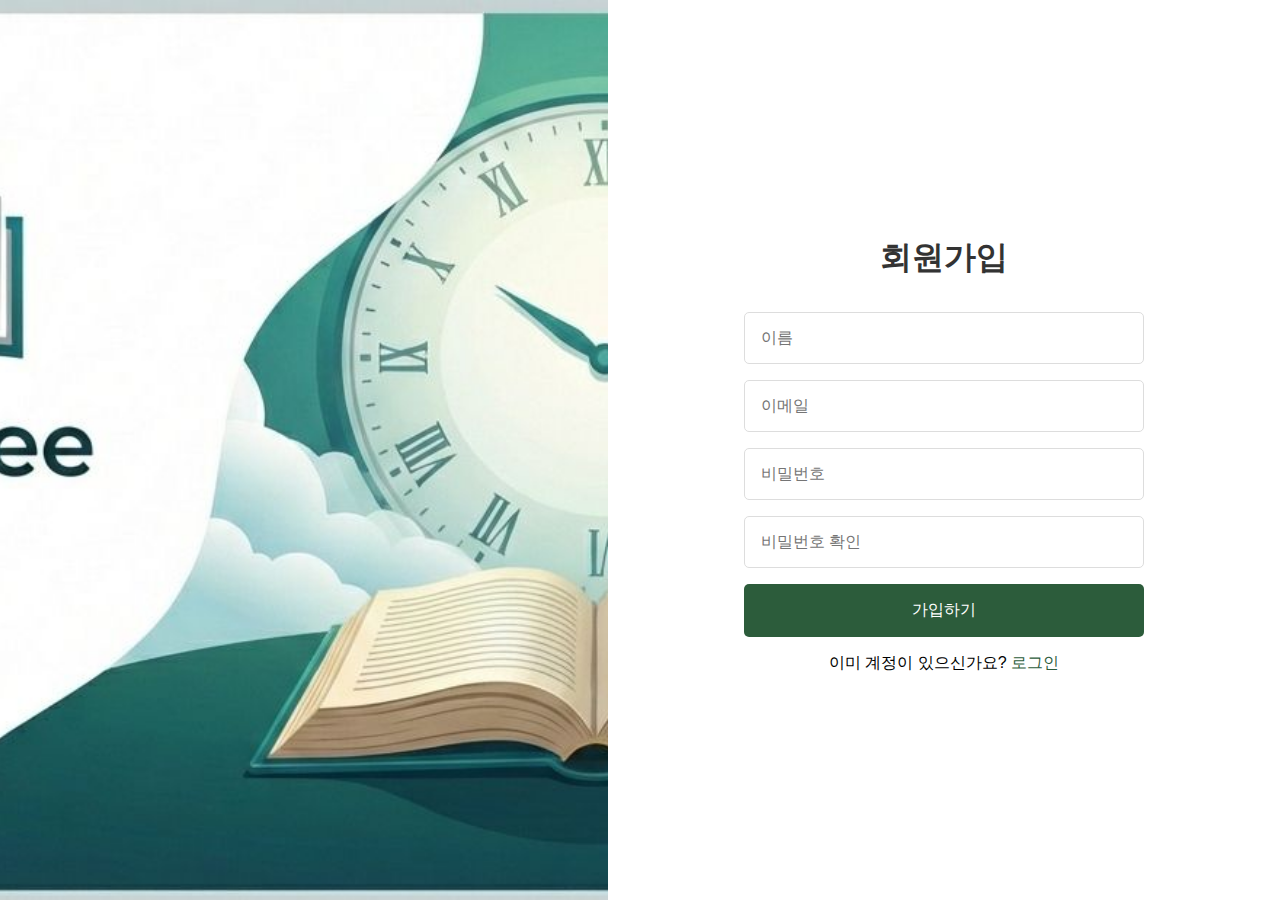
<file: sign-up.html>
<!DOCTYPE html>
<html lang="ko">
<head>
    <meta charset="UTF-8">
    <meta name="viewport" content="width=device-width, initial-scale=1.0">
    <title>회원가입 - 타임트리 컨설팅</title>
    <link rel="stylesheet" href="sign-up.css">
    <link rel="icon" href="logo.jpg">
</head>
<body>
    <div class="sign-up-container">
        <div class="sign-up-image"></div>
        <div class="sign-up-form">
            <h2>회원가입</h2>
            <form>
                <input type="text" placeholder="이름" required>
                <input type="email" placeholder="이메일" required>
                <input type="password" placeholder="비밀번호" required>
                <input type="password" placeholder="비밀번호 확인" required>
                <button type="submit">가입하기</button>
            </form>
            <p>이미 계정이 있으신가요? <a href="#">로그인</a></p>
        </div>
    </div>
</body>
</html>
</file>
<file: sign-up.css>
body, html {
    margin: 0;
    padding: 0;
    font-family: -apple-system, BlinkMacSystemFont, "Segoe UI", Roboto, "Helvetica Neue", Arial, sans-serif;
    background-color: #f0f2f5;
}

.sign-up-container {
    display: flex;
    height: 100vh;
}

.sign-up-image {
    flex: 1;
    background-image: url('sign_up.jpg');
    background-size: cover;
    background-position: center;
}

.sign-up-form {
    flex: 1;
    display: flex;
    flex-direction: column;
    justify-content: center;
    align-items: center;
    background-color: white;
    padding: 2rem;
}

.sign-up-form h2 {
    margin-bottom: 2rem;
    font-size: 2rem;
    color: #333;
}

.sign-up-form form {
    display: flex;
    flex-direction: column;
    width: 80%;
    max-width: 400px;
}

.sign-up-form input {
    padding: 1rem;
    margin-bottom: 1rem;
    border: 1px solid #ddd;
    border-radius: 5px;
    font-size: 1rem;
}

.sign-up-form button {
    padding: 1rem;
    background-color: #2c5c3b;
    color: white;
    border: none;
    border-radius: 5px;
    font-size: 1rem;
    cursor: pointer;
    transition: background-color 0.3s;
}

.sign-up-form button:hover {
    background-color: #1a3a24;
}

.sign-up-form p {
    margin-top: 1rem;
}

.sign-up-form a {
    color: #2c5c3b;
    text-decoration: none;
}
</file>
